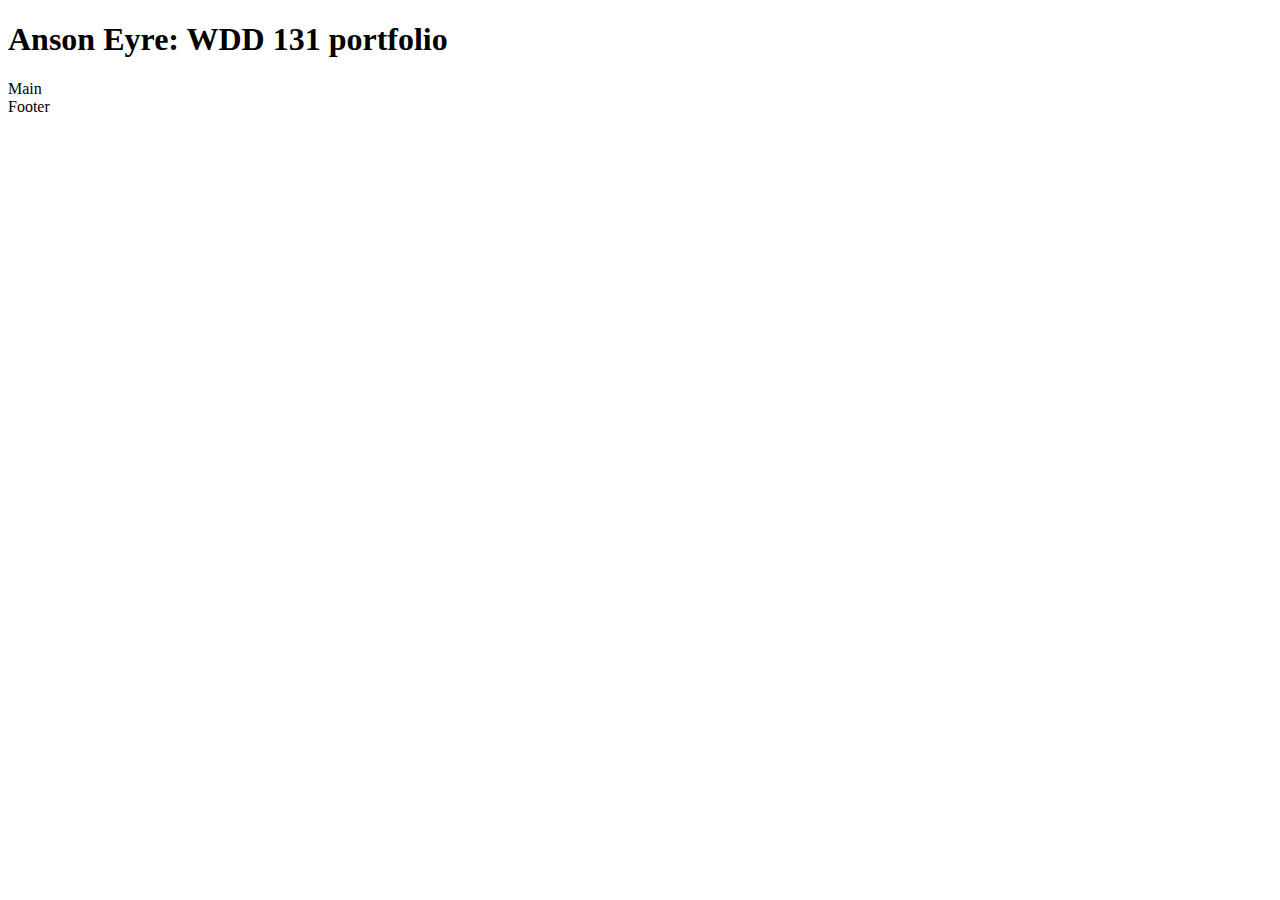
<file: index.html>
<!DOCTYPE html>
<html lang="en">
	<head>
		<meta charset="UTF-8" />
		<meta name="viewport" content="width=device-width, initial-scale=1.0" />
		<meta name="description" content="WDD 131 portfolio Project - Anson Eyre" />
		<meta name="author" content="Anson Eyre" />
		<link rel="stylesheet" href="style.css" />
		<title>WDD 131 Project - Anson Eyre</title>
		<!-- https://anson-eyre.github.io/wdd131/ -->
	</head>
	<body>
		<header>
			<h1>Anson Eyre: WDD 131 portfolio</h1>
		</header>
		<main>Main</main>
		<footer>Footer</footer>
	</body>
</html>
</file>
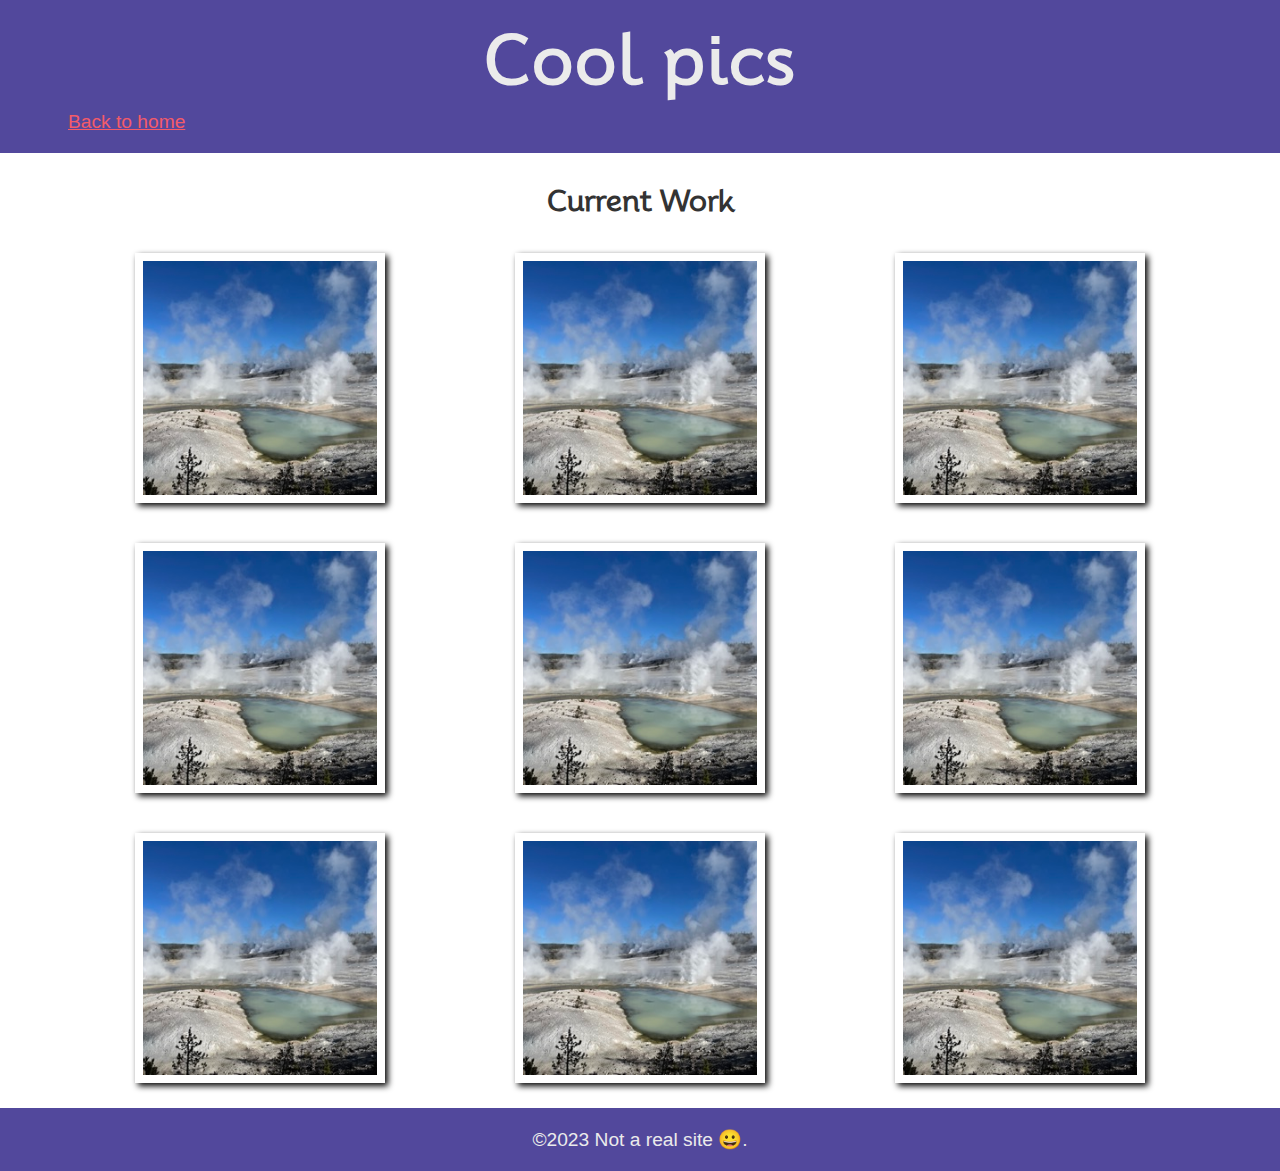
<file: coolpics/index.html>
<!DOCTYPE html>
<html lang="en">
	<head>
		<meta charset="UTF-8" />
		<meta name="viewport" content="width=device-width, initial-scale=1.0" />
		<meta name="description" content="Cool pics - Anson Eyre" />
		<meta name="author" content="Anson Eyre" />
		<link rel="stylesheet" href="./coolpics.css" />
		<script src="./coolpics.js" defer></script>
		<title>Document</title>
	</head>
	<body>
		<header>
			<h1>Cool pics</h1>
			<nav>
				<button id="menu-btn">Menu</button>
				<a href="../index.html">Back to home</a>
			</nav>
		</header>
		<main>
			<h2>Current Work</h2>
			<section class="gallery">
				<figure>
					<img src="norris-sm.jpeg" alt="picture" />
				</figure>
				<figure>
					<img src="norris-sm.jpeg" alt="picture" />
				</figure>
				<figure>
					<img src="norris-sm.jpeg" alt="picture" />
				</figure>
				<figure>
					<img src="norris-sm.jpeg" alt="picture" />
				</figure>
				<figure>
					<img src="norris-sm.jpeg" alt="picture" />
				</figure>
				<figure>
					<img src="norris-sm.jpeg" alt="picture" />
				</figure>
				<figure>
					<img src="norris-sm.jpeg" alt="picture" />
				</figure>
				<figure>
					<img src="norris-sm.jpeg" alt="picture" />
				</figure>
				<figure>
					<img src="norris-sm.jpeg" alt="picture" />
				</figure>
			</section>
		</main>
		<footer>©2023 Not a real site 😀.</footer>
	</body>
</html>
</file>
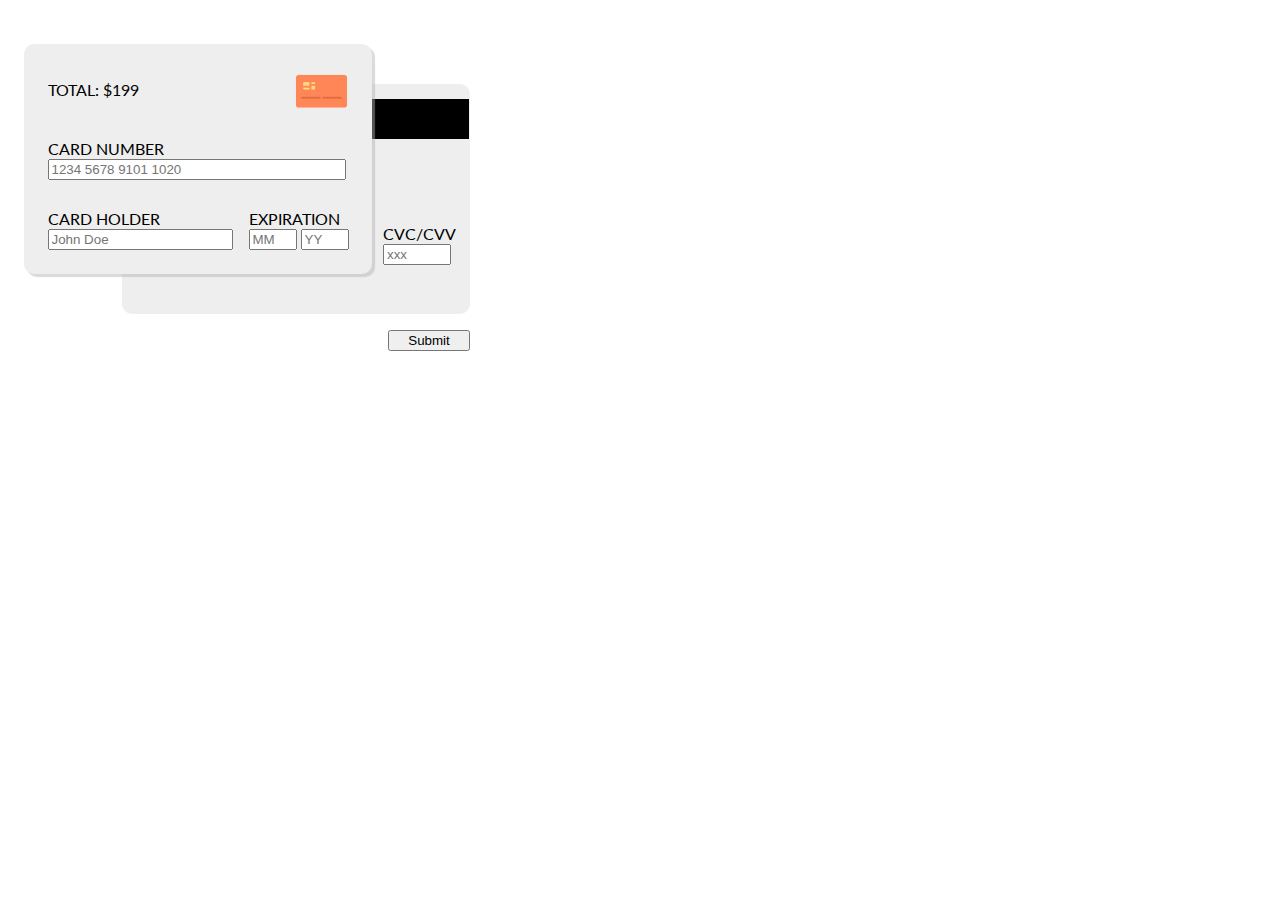
<file: creditcard/index.html>
<!DOCTYPE html>
<html lang="en">
	<head>
		<meta charset="UTF-8" />
		<meta name="viewport" content="width=device-width, initial-scale=1.0" />
		<title>Credit Card</title>
		<meta name="description" content="Credit Card" />
		<meta name="author" content="Anson Eyre" />
		<link rel="stylesheet" href="style.css" />
		<link rel="shortcut icon" href="favicon.png" />
	</head>
	<body>
		<main>
			<form>
				<div class="front">
					<p>Total: $199</p>
					<img
						class="card-image"
						src="[data-uri]"
						height="55px" />
					<label for="card-number">
						Card Number
						<input type="text" name="card-number" id="card-number" maxlength="19" placeholder="1234 5678 9101 1020" required />
					</label>
					<label for="card-holder">
						Card Holder
						<input type="text" name="card-holder" id="card-holder" placeholder="John Doe" required />
					</label>
					<label for="name">
						Expiration
						<input type="number" name="expiration-mm" id="expiration-mm" placeholder="MM" required min="01" max="12" />
						<input type="number" name="expiration-yy" id="expiration-yy" placeholder="YY" required min="2020" max="2025" />
					</label>
				</div>
				<div class="back">
					<div class="black-bar"></div>
					<label for="code">
						CVC/CVV
						<input type="text" name="code" id="code" placeholder="xxx" required />
					</label>
				</div>
				<button type="submit">Submit</button>
			</form>
		</main>
	</body>
</html>
</file>
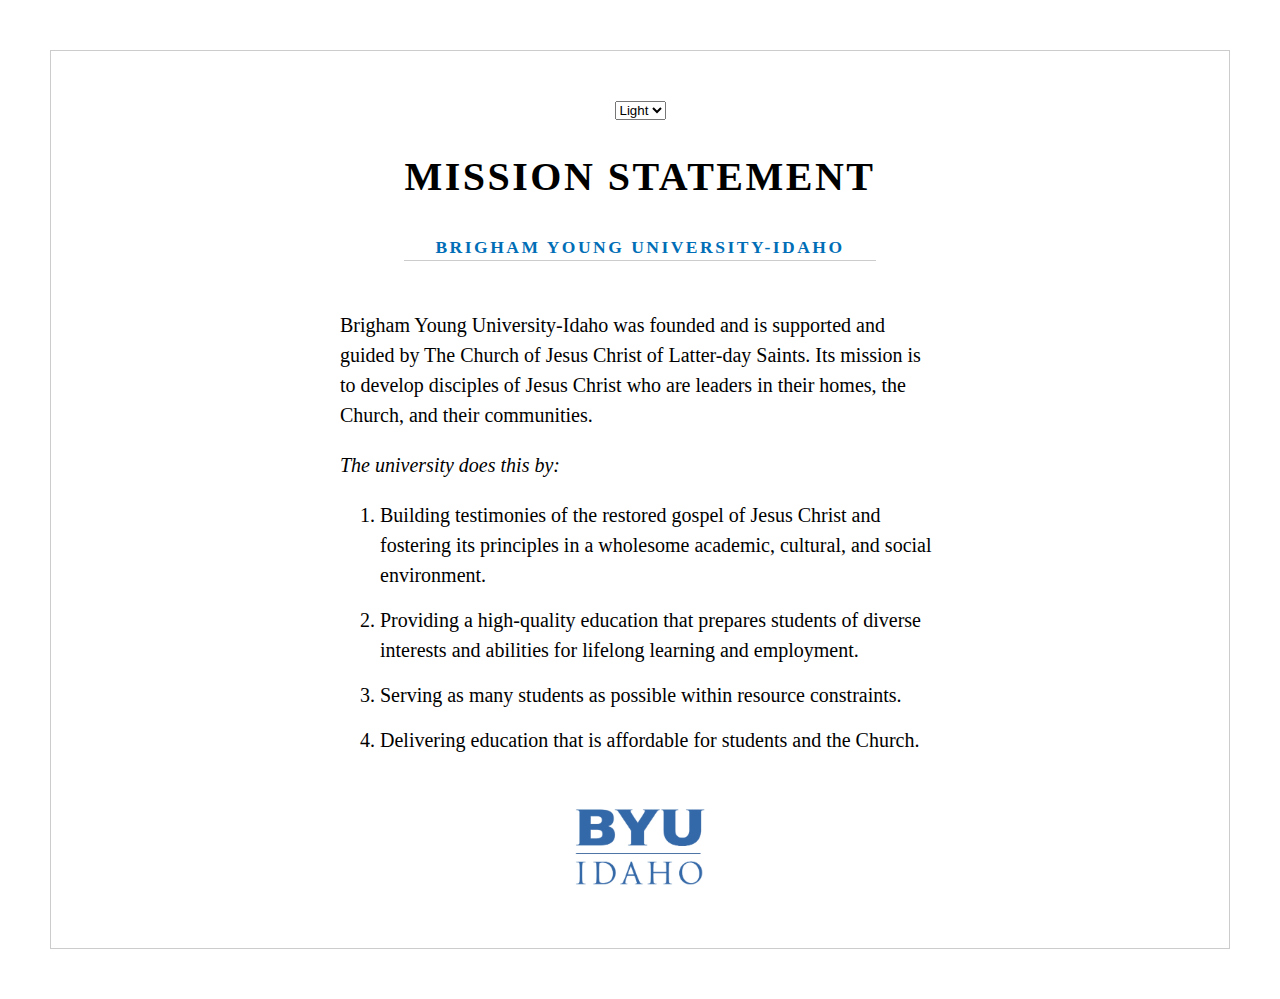
<file: mission/index.html>
<!DOCTYPE html>
<html lang="en">
	<head>
		<meta charset="UTF-8" />
		<meta name="viewport" content="width=device-width, initial-scale=1.0" />
		<title>BYUI - Mission Statement</title>
		<meta name="description" content="Brigham Young University-Idaho Mission Statement" />
		<meta name="author" content="Anson Eyre" />
		<link rel="stylesheet" href="./styles.css" />
        <script src="./mission.js" defer></script>
	</head>
	<body>
        <select id="theme-selector">
            <option value="light">Light</option>
            <option value="dark">Dark</option>
        </select>
        <header class="title">
            <h1>Mission Statement</h1>
            <h2>Brigham Young University-Idaho</h2>
        </header>
        <main>
            <p>
                Brigham Young University-Idaho was founded and is supported and guided
                by The Church of Jesus Christ of Latter-day Saints. Its mission is to
                develop disciples of Jesus Christ who are leaders in their homes, the
                Church, and their communities.
            </p>
            <p><em>The university does this by:</em></p>
            <ol class="list">
                <li>
                    Building testimonies of the restored gospel of Jesus Christ and
                    fostering its principles in a wholesome academic, cultural, and
                    social environment.
                </li>
                <li>
                    Providing a high-quality education that prepares students of diverse
					interests and abilities for lifelong learning and employment.
                </li>
                <li>
                    Serving as many students as possible within resource constraints.
                </li>
                <li>
                    Delivering education that is affordable for students and the Church.
                </li>
            </ol>
        </main>
        <footer>
            <img src="./byui-logo_blue.webp" alt="Brigham Young University-Idaho Logo" class="byui-logo" />
        </footer>
        </main>
    </body>
</html>
</file>
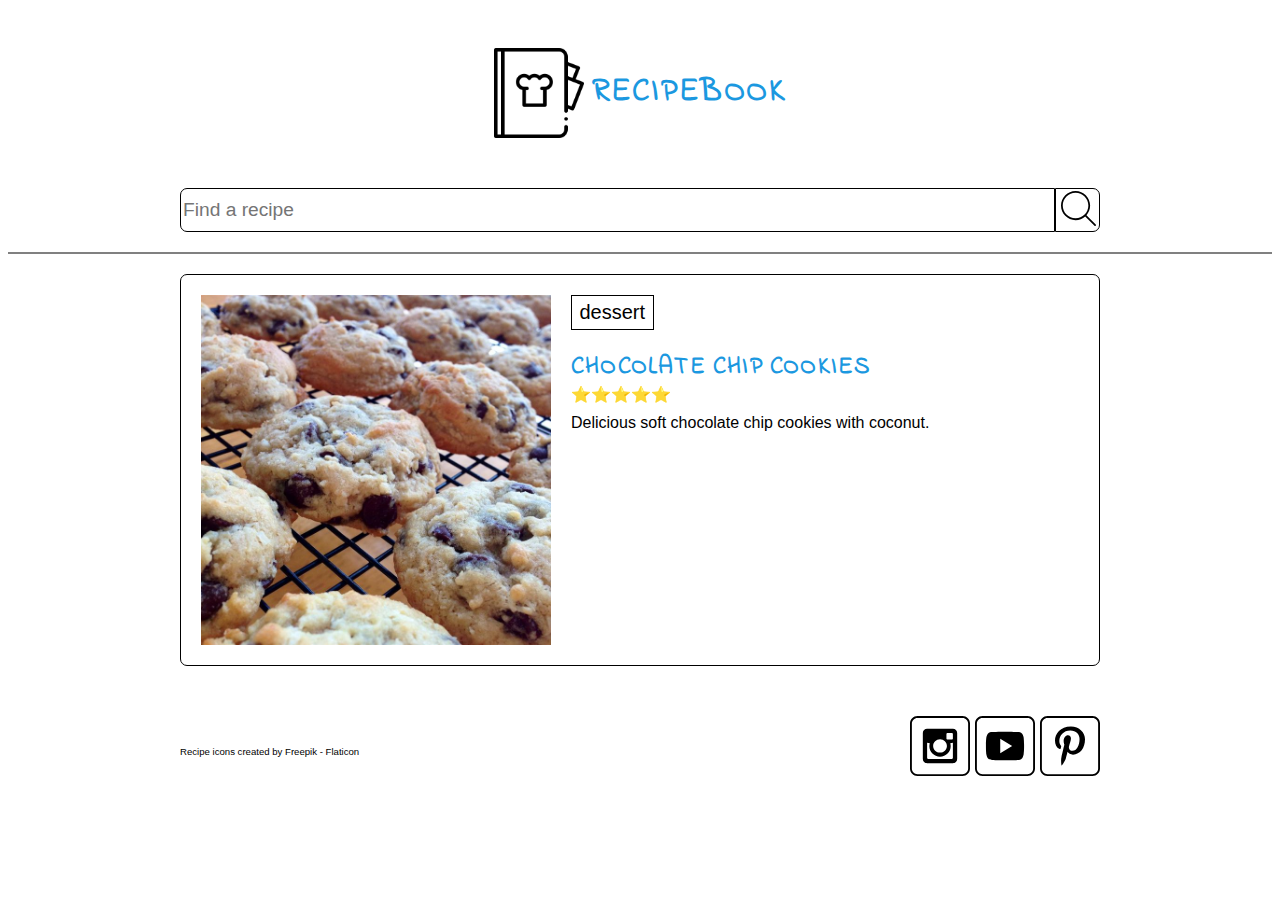
<file: recipes/index.html>
<!DOCTYPE html>
<html lang="en">
	<head>
		<meta charset="UTF-8" />
		<meta name="viewport" content="width=device-width, initial-scale=1.0" />
		<meta name="description" content="Anson Eyre - Recipe Book" />
		<meta name="author" content="Anson Eyre" />
		<meta property="og:title" content="Recipe Book" />
		<meta property="og:type" content="website" />
		<meta property="og:description" content="Recipe Book" />
		<meta property="og:image" content="./images/sweet-potato-waffle-md.jpg" />
		<meta property="og:url" content="https://anson-eyre.github.io/wdd131/recipes" />
		<meta name="twitter:card" content="summary_large_image" />
		<link rel="shortcut icon" href="../favicon.png" type="image/x-icon" />
		<title>Recipe Book</title>
		<link rel="stylesheet" href="recipes.css" />
		<script src="main.js" type="module" defer></script>
	</head>
	<body>
		<header>
			<div class="title">
				<img src="./images/recipe-book.png" alt="recipe book" />
				<h1>RecipeBook</h1>
			</div>
			<form class="search">
				<input type="text" placeholder="Find a recipe" />
				<button><img src="./images/search.svg" alt="search" /></button>
			</form>
		</header>
		<main>
			<div class="recipes"></div>
		</main>
		<footer>
			<div class="social">
				<!-- Social media icons provided under CC from https://www.iconfinder.com/AlfredoCreates  -->
				<a href="#"><img src="images/instagram_icon.svg" alt="instagram icon" /></a>
				<a href="#"><img src="images/youtube_icon.svg" alt="youtube icon" /></a>
				<a href="#"><img src="images/pinterest_icon.svg" alt="pinterest icon" /></a>
			</div>
			<a class="attribution" href="https://www.flaticon.com/free-icons/recipe" title="recipe icons">Recipe icons created by Freepik - Flaticon</a>
		</footer>
	</body>
</html>
</file>
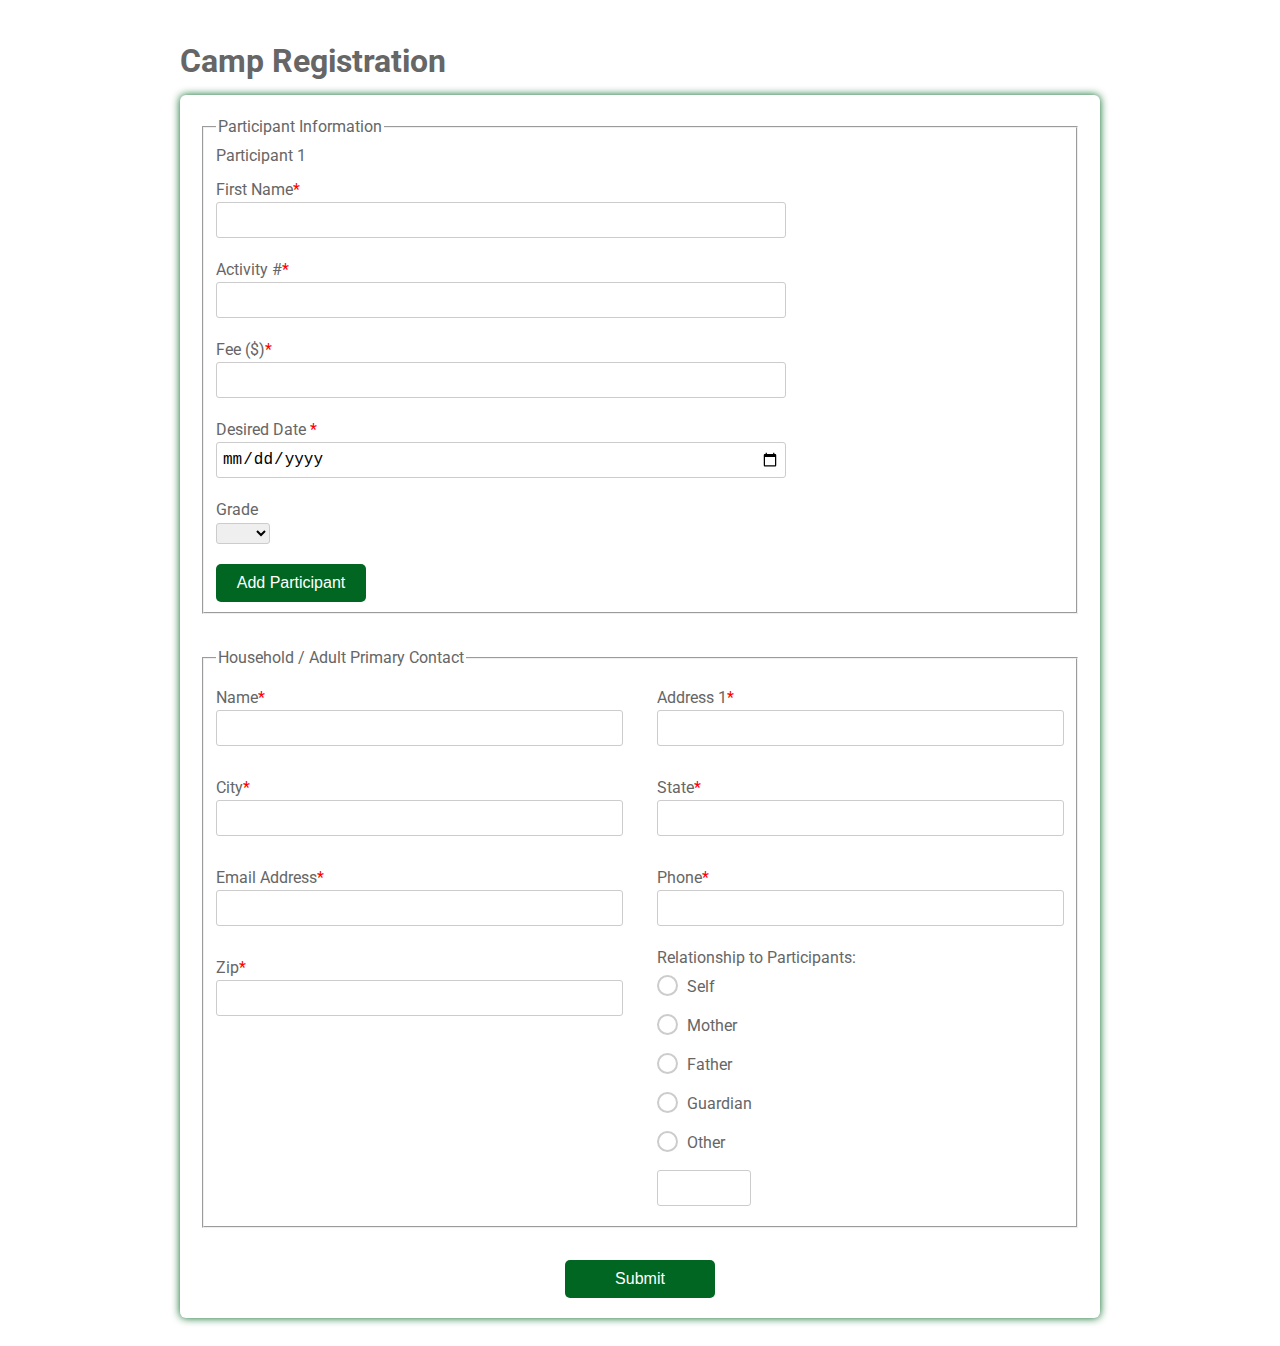
<file: register/index.html>
<!DOCTYPE html>
<html>
	<!-- Example based off of https://www.w3docs.com/learn-html/html-form-templates.html -->
	<head>
		<meta charset="UTF-8" />
		<meta name="viewport" content="width=device-width, initial-scale=1.0" />
		<meta name="description" content="Camp Registration - Anson Eyre" />
		<meta name="author" content="Anson Eyre" />
		<link rel="shortcut icon" href="../favicon.png" />
		<title>Camp Registration</title>
		<link href="https://fonts.googleapis.com/css?family=Roboto:300,400,500,700" rel="stylesheet" />
		<link rel="stylesheet" href="register.css" />
		<script src="register.js" defer></script>
	</head>
	<body>
		<div class="testbox">
			<h1>Camp Registration</h1>
			<form>
				<fieldset class="participants">
					<legend>Participant Information</legend>
					<section class="participant1">
						<p>Participant 1</p>
						<div class="item">
							<label for="fname"> First Name<span>*</span></label>
							<input id="fname" type="text" name="fname" value="" required />
						</div>
						<div class="item activities">
							<label for="activity">Activity #<span>*</span></label>
							<input id="activity" type="text" name="activity" />
						</div>
						<div class="item">
							<label for="fee">Fee ($)<span>*</span></label>
							<input id="fee" type="number" name="fee" />
						</div>
						<div class="item">
							<label for="date">Desired Date <span>*</span></label>
							<input id="date" type="date" name="date" />
						</div>
						<div class="item">
							<p>Grade</p>
							<select>
								<option selected value="" disabled selected></option>
								<option value="1">1st</option>
								<option value="2">2nd</option>
								<option value="3">3rd</option>
								<option value="4">4th</option>
								<option value="5">5th</option>
								<option value="6">6th</option>
								<option value="7">7th</option>
								<option value="8">8th</option>
								<option value="9">9th</option>
								<option value="10">10th</option>
								<option value="11">11th</option>
								<option value="12">12th</option>
							</select>
						</div>
					</section>
					<button type="button" id="add">Add Participant</button>
				</fieldset>

				<fieldset>
					<legend>Household / Adult Primary Contact</legend>
					<div class="columns">
						<div class="item">
							<label for="adult_name">Name<span>*</span></label>
							<input id="adult_name" type="text" name="adult_name" />
						</div>

						<div class="item">
							<label for="address1">Address 1<span>*</span></label>
							<input id="address1" type="text" name="address1" />
						</div>

						<div class="item">
							<label for="city">City<span>*</span></label>
							<input id="city" type="text" name="city" />
						</div>
						<div class="item">
							<label for="state">State<span>*</span></label>
							<input id="state" type="text" name="state" />
						</div>
						<div class="item">
							<label for="eaddress">Email Address<span>*</span></label>
							<input id="eaddress" type="text" name="eaddress" />
						</div>
						<div class="item">
							<label for="phone">Phone<span>*</span></label>
							<input id="phone" type="tel" name="phone" />
						</div>
						<div class="item">
							<label for="zip">Zip<span>*</span></label>
							<input id="zip" type="text" name="zip" />
						</div>

						<div class="question">
							<label>Relationship to Participants:</label>
							<div class="question-answer">
								<div>
									<input type="radio" value="self" id="radio_3" name="relationship" />
									<label for="radio_3" class="radio"><span>Self</span></label>
								</div>
								<div>
									<input type="radio" value="mother" id="radio_4" name="relationship" />
									<label for="radio_4" class="radio"><span>Mother</span></label>
								</div>
								<div>
									<input type="radio" value="father" id="radio_5" name="relationship" />
									<label for="radio_5" class="radio"><span>Father</span></label>
								</div>
								<div>
									<input type="radio" value="guardian" id="radio_6" name="relationship" />
									<label for="radio_6" class="radio"><span>Guardian</span></label>
								</div>
								<div>
									<input type="radio" value="other" id="radio_7" name="relationship" />
									<label for="radio_7" class="radio"><span>Other</span></label>
									<input type="text" />
								</div>
							</div>
						</div>
					</div>
				</fieldset>
				<div class="btn-block">
					<button type="submit" id="submitButton">Submit</button>
				</div>
			</form>
			<section id="summary"></section>
		</div>
	</body>
</html>
</file>
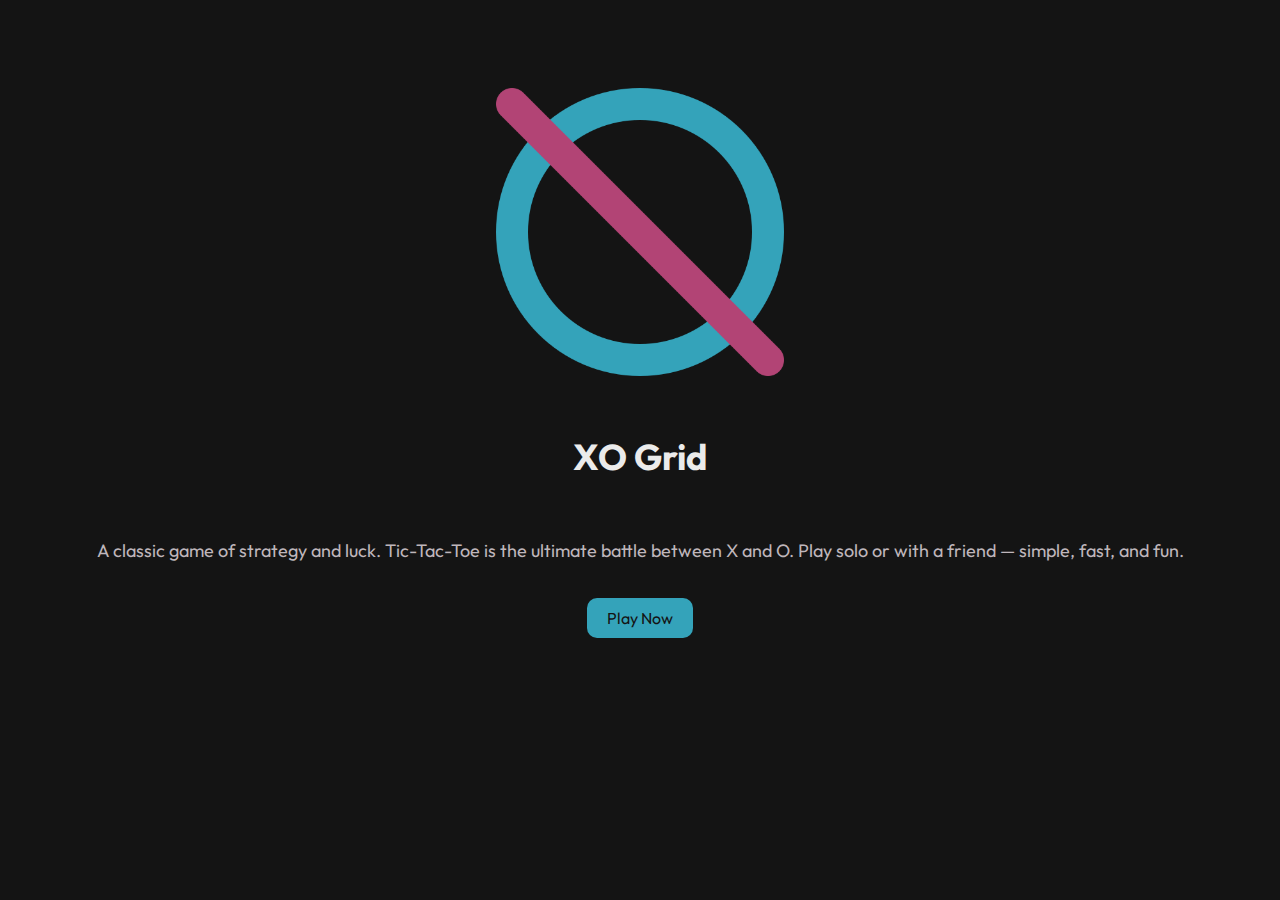
<file: xo-grid/index.html>
<!DOCTYPE html>
<html lang="en">
	<head>
		<meta charset="UTF-8" />
		<meta name="viewport" content="width=device-width, initial-scale=1.0" />
		<meta name="description" content="Anson Eyre - XO Grid" />
		<meta name="author" content="Anson Eyre" />
		<meta property="og:title" content="XO Grid" />
		<meta property="og:type" content="website" />
		<meta property="og:description" content="XO Grid - The classic game of Tic-Tac-Toe" />
		<meta property="og:image" content="./images/sweet-potato-waffle-md.jpg" />
		<meta property="og:url" content="https://anson-eyre.github.io/wdd131/recipes" />
		<meta name="twitter:card" content="summary_large_image" />
		<link rel="icon" href="./Logo.png" />
		<title>XO Grid</title>
		<link rel="stylesheet" href="./style.css" />
	</head>
	<body>
		<img src="Logo.png" alt="Logo image" />
		<h1>XO Grid</h1>
		<p>A classic game of strategy and luck. Tic-Tac-Toe is the ultimate battle between X and O. Play solo or with a friend — simple, fast, and fun.</p>
		<a href="./game/"><button>Play Now</button></a>
	</body>
</html>
</file>
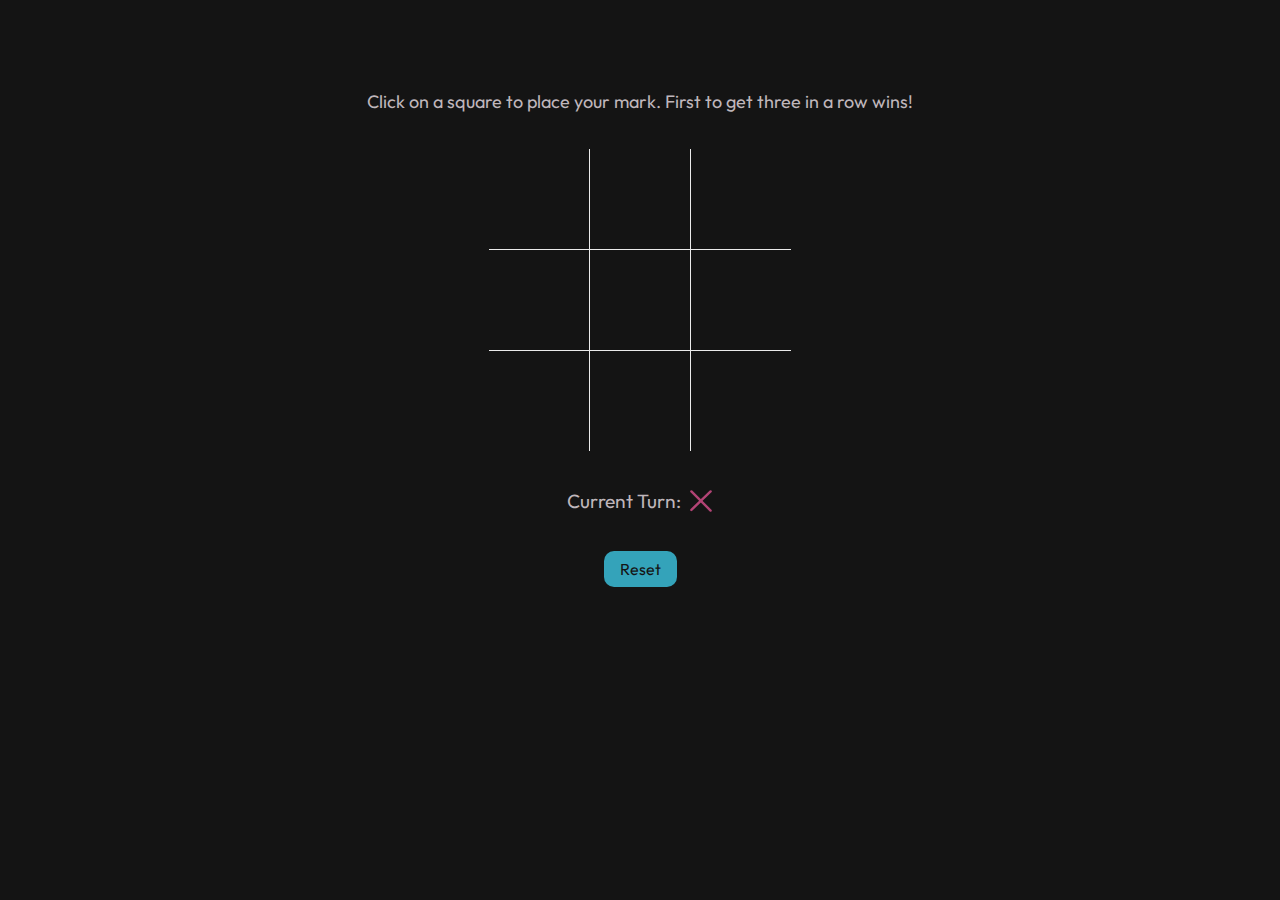
<file: xo-grid/game/index.html>
<!DOCTYPE html>
<html lang="en">
	<head>
		<meta charset="UTF-8" />
		<meta name="viewport" content="width=device-width, initial-scale=1.0" />
		<meta name="description" content="Anson Eyre - XO Grid - Game" />
		<meta name="author" content="Anson Eyre" />
		<link rel="icon" href="../Logo.png" />
		<title>XO Grid</title>
		<link rel="stylesheet" href="../style.css" />
		<link rel="stylesheet" href="./style.css" />
		<script src="./script.js" defer></script>
	</head>
	<body>
		<p>Click on a square to place your mark. First to get three in a row wins!</p>
		<div class="game">
			<svg id="svg"></svg>
			<div id="board"></div>
		</div>
		<div id="status">Current Turn: null</div>
		<button onclick="startGame()">Reset</button>
	</body>
</html>
</file>
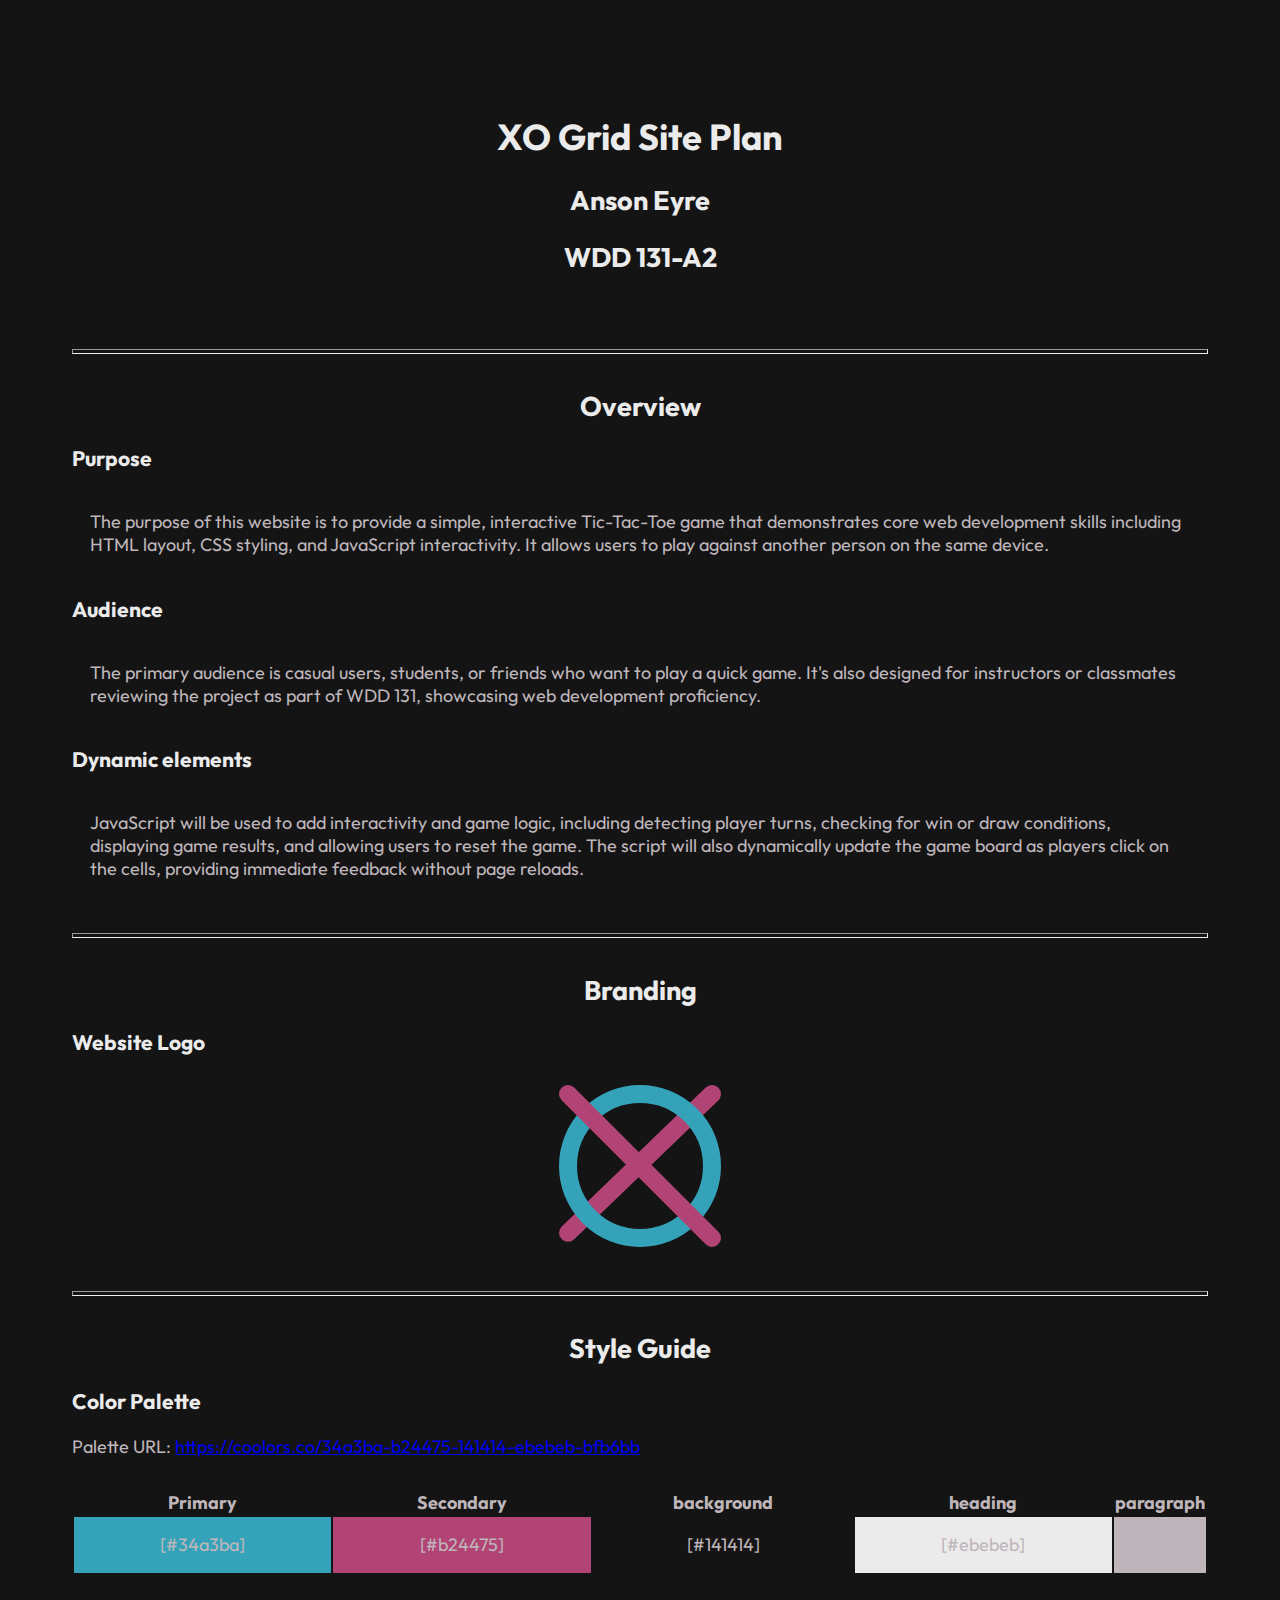
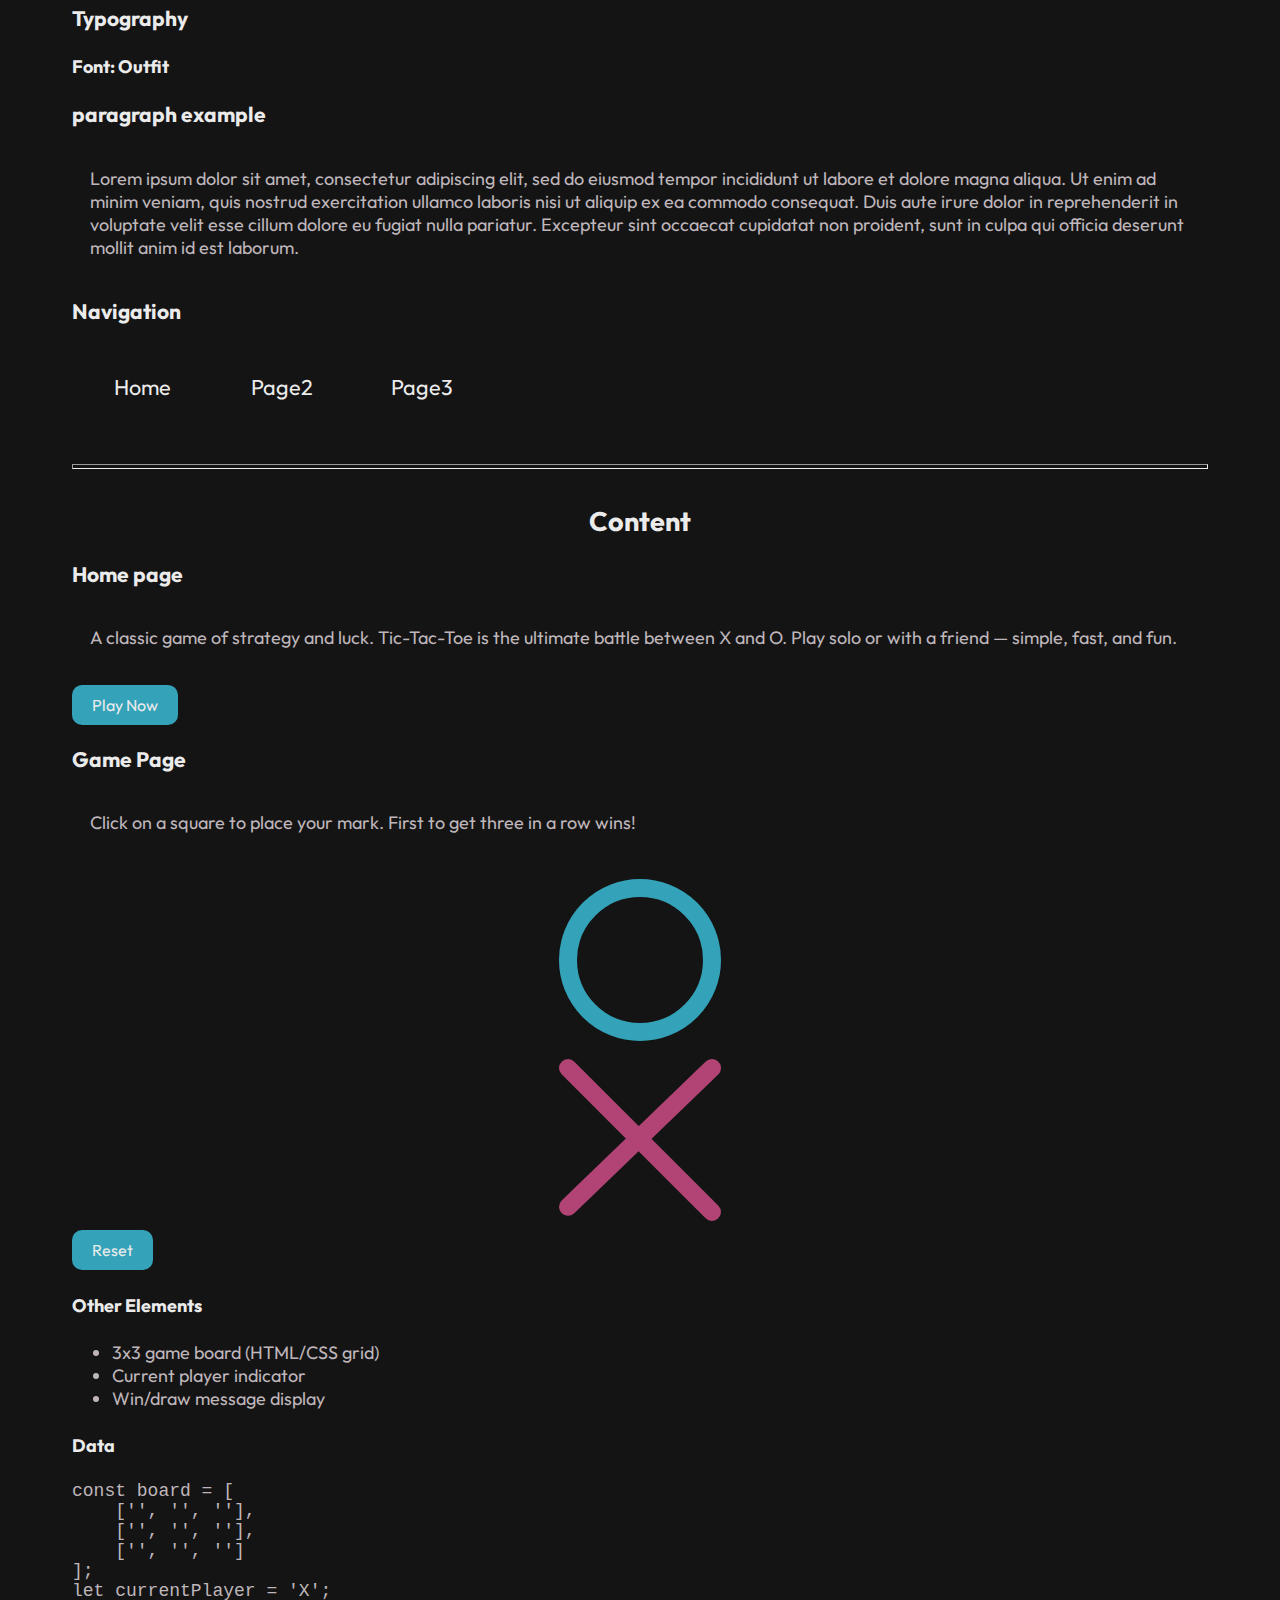
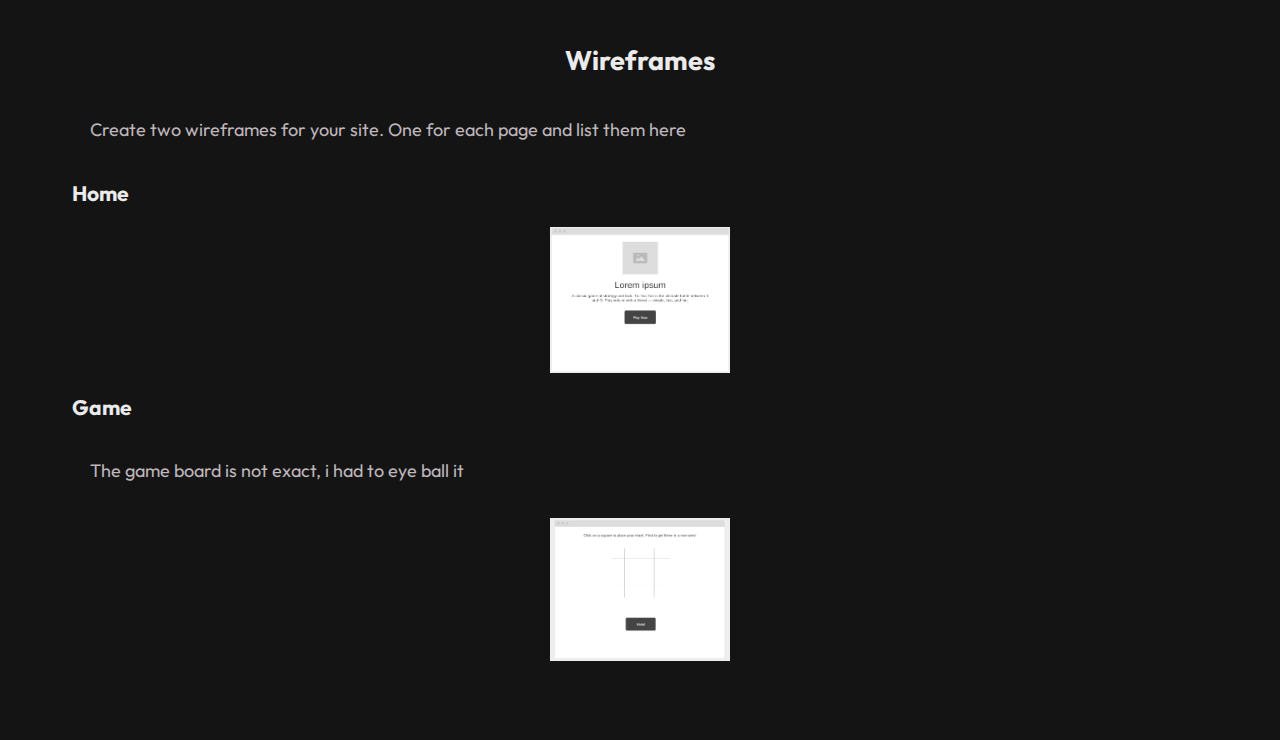
<file: xo-grid/site-plan.html>
<!DOCTYPE html>
<html lang="en-us">
	<head>
		<meta charset="utf-8" />
		<title>Site Plan</title>
		<link type="text/css" rel="stylesheet" href="site-plan.css" />
	</head>

	<body>
		<header>
			<h1>XO Grid Site Plan</h1>
			<h2>Anson Eyre</h2>
			<h2>WDD 131-A2</h2>
			<!-- In the header above, add the name or your site, your name and class number. For example if you are in section 3 you would put WDD 131.03 -->
		</header>
		<main>
			<!-- ------------------------Steps 2-3------------------------------ -->
			<hr />
			<h2>Overview</h2>
			<h3>Purpose</h3>
			<p>The purpose of this website is to provide a simple, interactive Tic-Tac-Toe game that demonstrates core web development skills including HTML layout, CSS styling, and JavaScript interactivity. It allows users to play against another person on the same device.</p>

			<h3>Audience</h3>
			<p>The primary audience is casual users, students, or friends who want to play a quick game. It's also designed for instructors or classmates reviewing the project as part of WDD 131, showcasing web development proficiency.</p>

			<h3>Dynamic elements</h3>
			<p>JavaScript will be used to add interactivity and game logic, including detecting player turns, checking for win or draw conditions, displaying game results, and allowing users to reset the game. The script will also dynamically update the game board as players click on the cells, providing immediate feedback without page reloads.</p>

			<hr />
			<h2>Branding</h2>
			<h3>Website Logo</h3>
			<!-- Replace this with some sort of logo for your site.  A logo can be as simple as the name of your site in a nice font :) -->
			<img src="Logo.svg" alt="Logo image" />
			<hr />
			<h2>Style Guide</h2>

			<!-- ------------------------Steps 4-8------------------------------ -->

			<h3>Color Palette</h3>
			<!--  The colors you choose for a website are one of the most important decisions you will make. Follow the instructions on the activity in iLearn then return and replace the color codes below with the hex color codes (the 6 digit numbers that show at the bottom of each color) for the colors you have chosen below.  You should have at least 2 colors but do not have to fill in all 4 if you do not need them.  -->

			<!-- Copy and paste the URL to your finished palette below Make sure to paste it into both spots -->
			Palette URL:
			<a href="https://coolors.co/34a3ba-b24475-141414-ebebeb-bfb6bb" target="_blank">https://coolors.co/34a3ba-b24475-141414-ebebeb-bfb6bb</a>

			<table class="colors">
				<tbody>
					<tr>
						<th>Primary</th>
						<th>Secondary</th>
						<th>background</th>
						<th>heading</th>
						<th>paragraph</th>
					</tr>
					<!-- Replace the numbers in the boxes below with your hex color codes. Then switch to the site-plan.css file and change your colors there as well. -->
					<tr>
						<td class="primary">[#34a3ba]</td>
						<td class="secondary">[#b24475]</td>
						<td class="background">[#141414]</td>
						<td class="heading">[#ebebeb]</td>
						<td class="paragraph">[#bfb6bb]</td>
					</tr>
				</tbody>
			</table>

			<!-- ------------------------Step 9------------------------------ -->

			<h3>Typography</h3>
			<!-- Choose a font for your paragraphs (body copy) and headlines. What font(s) have you chosen? Why did you choose what you did?  Make sure to review the list of web safe fonts at W3Schools.org as a starting point.  Think also about which of your colors above you might use for background and font colors. -->

			<h4>Font: Outfit</h4>
			<h3>paragraph example</h3>
			<p>Lorem ipsum dolor sit amet, consectetur adipiscing elit, sed do eiusmod tempor incididunt ut labore et dolore magna aliqua. Ut enim ad minim veniam, quis nostrud exercitation ullamco laboris nisi ut aliquip ex ea commodo consequat. Duis aute irure dolor in reprehenderit in voluptate velit esse cillum dolore eu fugiat nulla pariatur. Excepteur sint occaecat cupidatat non proident, sunt in culpa qui officia deserunt mollit anim id est laborum.</p>

			<!-- ------------------------Step 10------------------------------ -->

			<h3>Navigation</h3>
			<!-- Think about how you want your navigation bar to look. In the site-plan.css file change the colors to your colors to get the look you desire. -->
			<nav>
				<a href="#">Home</a>
				<a href="#">Page2</a>
				<a href="#">Page3</a>
			</nav>
			<hr />

			<h2>Content</h2>
			<h3>Home page</h3>
			<p>A classic game of strategy and luck. Tic-Tac-Toe is the ultimate battle between X and O. Play solo or with a friend — simple, fast, and fun.</p>
			<button>Play Now</button>
			<h3>Game Page</h3>
			<p>Click on a square to place your mark. First to get three in a row wins!</p>
			<img src="O.svg" alt="O" />
			<img src="X.svg" alt="X" />
			<button>Reset</button>
			<h4>Other Elements</h4>
			<ul>
				<li>3x3 game board (HTML/CSS grid)</li>
				<li>Current player indicator</li>
				<li>Win/draw message display</li>
			</ul>
			<h4>Data</h4>
			<pre>
const board = [
    ['', '', ''],
    ['', '', ''],
    ['', '', '']
];
let currentPlayer = 'X';
            </pre
			>

			<h2>Wireframes</h2>
			<p>Create two wireframes for your site. One for each page and list them here</p>

			<h3>Home</h3>
			<img src="Home_wire.png" alt="home page wireframe" />

			<h3>Game</h3>
			<p>The game board is not exact, i had to eye ball it</p>
			<img src="Game_wire.png" alt="page 2 wireframe" />
		</main>
	</body>
</html>
</file>
<file: style.css>
/* body {
	background-color: black;
	color: white;
} */
</file>
<file: coolpics/coolpics.css>
@import url("https://fonts.googleapis.com/css2?family=Mooli&display=swap");
:root {
	--primary-color: #52489c;
	--secondary-color: #59c3c3;
	--accent-color: #f45b69;
	--text-dark: #333;
	--text-light: #ebebeb;
	--primary-font: Arial, Helvetica, sans-serif;
	--secondary-font: Mooli, san-serif;
}

a:link,
a:visited {
	color: var(--accent-color);
}

* {
	box-sizing: border-box;
}

body {
	font: 1.2em var(--primary-font);
	color: var(--text-dark);
	margin: 0;
}

header,
footer {
	background-color: var(--primary-color);
	color: var(--text-light);
	padding: 20px;
	width: 100%;
	text-align: center;
}

a {
	color: var(--text-light);
}

figure {
	margin: 0;
}

.gallery figure img {
	object-fit: cover;
	width: 250px;
	height: 250px;
}

.gallery img {
	max-width: 100%;
	border: 8px solid white;
	filter: drop-shadow(3px 3px 3px black);
}

h1,
h2 {
	font-family: var(--secondary-font);
	text-align: center;
}

h1 {
	margin: 0 0 10px;
	font-size: 3.5em;
	line-height: 1.2em;
	letter-spacing: 2px;
}

h2 {
	margin: 30px 0 15px;
}

.gallery {
	max-width: 1144px;
	margin: 0 auto;
	display: flex; /* I Like to use Flexbox here instead of Grid (hope that's okay) */
	flex-direction: column;
	gap: 35px;
	align-items: center;
	padding: 20px;
}

#menu-btn,
.close-viewer {
	background-color: var(--primary-color);
	color: var(--text-light);
	border: none;
	padding: 0;
	font: 1.2em var(--primary-font);
	line-height: 1.2em;
}

.close-viewer {
	position: absolute;
	top: 0;
	right: 0;
	padding: 5px 10px;
}

.viewer {
	position: fixed;
	width: 100%;
	height: 100%;
	background-color: rgba(0, 0, 0, 0.6);
	display: flex;
	justify-content: center;
	align-items: center;
	z-index: 10;
}

.viewer img {
	max-height: 100%;
	max-width: 100%;
	padding: 25px;
}

nav {
	display: flex;
	flex-direction: column;
	gap: 5px;
	margin-top: 5px;
	margin-left: auto;
	margin-right: auto;
}

@media screen and (min-width: 700px) {
	.gallery {
		flex-direction: row;
		flex-wrap: wrap;
		justify-content: space-around;
	}
}

@media screen and (min-width: 1000px) {
	nav {
		flex-direction: row;
		justify-content: space-between;
		max-width: 1144px;
	}
	#menu-btn {
		display: none;
	}
}

.hide {
	display: none;
}
</file>
<file: creditcard/style.css>
@import url(https://fonts.googleapis.com/css?family=Lato:400,700,300);
body {
	font-family: lato, "helvetica-light";
	position: relative;
	text-transform: uppercase;
	padding: 20px 0;
}

form {
	display: grid;
	display: grid;
	grid-template-columns: 82px 250px 82px;
	grid-template-rows: 24px 190px 24px auto;
	gap: 16px;
	max-width: 600px;
	padding: 1rem;
}

.front,
.back {
	background-color: #eee;
	border-radius: 10px;
	width: 100%;
	height: 100%;
	justify-content: center;
	align-content: center;
	align-items: center;
}

.front {
	box-shadow: 3px 3px 1px #b4aeae79;
	z-index: 10;
	grid-column: 1 / span 2;
	grid-row: 1 / span 2;

	display: grid;
	grid-template-columns: 185px 100px;
	grid-template-rows: 54px 54px 54px;
	gap: 16px;
}

.front img {
	justify-self: right;
}

.back {
	grid-column: 2 / span 2;
	grid-row: 2 / span 2;

	display: grid;
	grid-template-columns: 260px 86px;
	grid-template-rows: 90px 110px;
}

.back .black-bar {
	grid-column: 1 / span 2;
	height: 40px;
	width: 100%;
	background-color: #000;
	align-self: start;
}

form button {
	grid-column: 3;
	grid-row: 4;
}

label[for="card-number"] {
	grid-column: 1 / span 2;
}

#card-number {
	width: 290px;
}

#expiration-mm,
#expiration-yy {
	width: 40px;
}

label[for="code"] {
	grid-column: 2;
	grid-row: 2;
}
#code {
	width: 60px;
}
</file>
<file: mission/styles.css>
body {
	font-size: 20px;
	margin: 50px;
	border: 1px solid #ccc;
	padding: 50px;
	display: flex;
	flex-direction: column;
	align-items: center;
	line-height: 1.5;
	font-family: "Times New Roman", Times, serif;
}

body > * {
	max-width: 600px;
}

main {
	margin-top: 15px;
	margin-bottom: 30px;
}

.title {
	text-align: center;
	text-transform: uppercase;
	letter-spacing: 2.5px;
}

.title h2 {
	color: #006eb6;
	font-size: 17.5px;
	border-bottom: 1px solid #ccc;
	width: 100%;
}

.list li {
	margin-bottom: 15px;
}

.byui-logo {
	width: 150px;
}
</file>
<file: recipes/recipes.css>
@import url("https://fonts.googleapis.com/css2?family=Indie+Flower&family=Lora:ital,wght@0,400..700;1,400..700&family=Mooli&display=swap");

:root {
	--primary-color: #1b98e0;
	--secondary-color: #59c3c3;
	--text-dark: #333;
	--text-light: #ebebeb;
	--primary-font: Arial, Helvetica, sans-serif;
	--secondary-font: "Indie Flower";
}

body {
	font-family: var(--primary-font);
}

h1,
h2 {
	font-family: var(--secondary-font), Arial, sans-serif;
	text-transform: uppercase;
	letter-spacing: 0.05em;
	color: var(--primary-color);
}
img {
	max-width: 100%;
}

header {
	border-bottom: 2px solid gray;
	margin-bottom: 20px;
}

main,
.search {
	padding: 0 20px;
}

.search {
	display: flex;
	justify-content: center;
	margin: 10px 0 20px;
}
.search input {
	border: 1px solid black;
	border-radius: 7px 0px 0px 7px;
	font-size: 1.2em;
	width: 100%;
}
.search button {
	background-color: unset;
	border: 1px solid black;
	border-radius: 0px 7px 7px 0px;
	padding: 0;
}
.search img {
	width: 35px;
	padding: 2px 5px;
}

.title {
	display: flex;
	justify-content: center;
	padding: 40px 0;
	gap: 0.5em;
}

.title img {
	width: 90px;
}

.recipe {
	border: 1px solid black;
	border-radius: 7px;
	padding: 20px 20px 40px;
	display: flex;
	flex-direction: column;
	margin-bottom: 20px;
}

.tags {
	display: flex;
	flex-wrap: wrap;
	gap: 0.5em;
	font-size: 1.25em;
	margin: 5px 0;
}

.recipe h2 {
	margin-bottom: 0;
}

.tags > div {
	border: 1px solid black;
	padding: 5px 7.5px;
}

.description {
	display: none;
	margin-top: 10px;
}

footer {
	display: flex;
	flex-direction: column;
	align-items: center;
	margin: 50px 0 10px;
	padding: 0 20px;
}

.social {
	display: flex;
	gap: 5px;
	margin: 0 0 7px;
}

.social img {
	width: 60px;
}

.attribution {
	/* Lighthouse says that the attribution text size is too small and not readable. But I'm leaving it because the instructions specifically say to use it */
	font-size: 0.6em;
	/* I had to change the color to black because Lighthouse said there wasn't enough contrast */
	/* color: var(--primary-color); */
	color: black;
	text-decoration: none;
}

@media (min-width: 600px) {
	.recipe {
		flex-direction: row;
		padding: 20px;
	}
	.recipe img {
		max-width: 250px;
	}
	.recipe > div {
		margin-left: 20px;
	}
	.tags {
		margin-top: 0;
	}
	.description {
		display: block;
	}
	footer {
		flex-direction: row-reverse;
		justify-content: space-between;
	}
}

@media (min-width: 960px) {
	main,
	footer,
	.search {
		max-width: 920px;
		margin-left: auto;
		margin-right: auto;
	}
	.recipe img {
		max-width: 350px;
	}
}
</file>
<file: register/register.css>
* {
	box-sizing: border-box;
}
body {
	font-family: Roboto, Arial, sans-serif;
	font-size: 16px;
	color: #666;
	line-height: 22px;
}

div,
form,
input,
select,
textarea,
label,
p {
	padding: 0;
	margin: 0;
	outline: none;
	font-size: 16px;
	line-height: 24px;
}

.testbox {
	padding: 20px;
	max-width: 960px;
	margin: 0 auto;
}
form {
	padding: 20px;
	border-radius: 6px;
	background: #fff;
	box-shadow: 0 0 8px #006622;
}
fieldset {
	margin-bottom: 2em;
}
input,
select,
textarea {
	margin-bottom: 10px;
	border: 1px solid #ccc;
	border-radius: 3px;
}
input {
	width: 100%;
	padding: 5px;
}
input[type="checkbox"] {
	width: auto;
	margin-right: 1em;
}
input[type="date"] {
	padding: 4px 5px;
}
textarea {
	width: 100%;
	padding: 5px;
}
.item:hover p,
.item:hover i,
.question:hover p,
.question label:hover,
input:hover::placeholder {
	color: #006622;
}
.item input:hover,
.item select:hover,
.item textarea:hover {
	border: 1px solid transparent;
	box-shadow: 0 0 3px 0 #006622;
	color: #006622;
}
.item {
	position: relative;
	margin: 10px 0;
}
.item span {
	color: red;
}

.columns {
	display: flex;
	justify-content: space-between;
	flex-direction: row;
	flex-wrap: wrap;
}
.columns div {
	width: 48%;
}

/* Style checkbox and radio. To do this we have to hide the defaults then we create our own */
input[type="radio"] {
	display: none;
}
label.radio {
	position: relative;
	display: inline-block;
	margin: 5px 20px 15px 0;
	cursor: pointer;
}
.question span {
	margin-left: 30px;
}
.question-answer label {
	display: block;
}
label.radio:before {
	content: "";
	position: absolute;
	left: 0;
	width: 17px;
	height: 17px;
	border-radius: 50%;
	border: 2px solid #ccc;
}
input[type="radio"]:checked + label:before,
label.radio:hover:before {
	border: 2px solid #006622;
}
label.radio:after {
	content: "";
	position: absolute;
	top: 6px;
	left: 5px;
	width: 8px;
	height: 4px;
	border: 3px solid #006622;
	border-top: none;
	border-right: none;
	transform: rotate(-45deg);
	opacity: 0;
}
input[type="radio"]:checked + label:after {
	opacity: 1;
}
/* end style checkbox and radio */
.btn-block {
	margin-top: 10px;
	text-align: center;
}
button {
	width: 150px;
	padding: 10px;
	border: none;
	border-radius: 5px;
	background: #006622;
	font-size: 16px;
	color: #fff;
	cursor: pointer;
}
button:hover {
	background: #00b33c;
}
@media (max-width: 568px) {
	.columns div {
		width: 100%;
	}
}

@media (min-width: 720px) {
	.participants {
		display: grid;
		grid-template-columns: auto auto;
		column-gap: 16px;
	}
	.participants button {
		grid-column: 1 / 2;
	}
}
</file>
<file: xo-grid/style.css>
@import url("https://fonts.googleapis.com/css2?family=Outfit:wght@100..900&display=swap");

:root {
	/* change the values below to your colors from your palette */
	--background-color: #141414;
	--heading-color: #ebebeb;
	--paragraph-color: #bfb6bb;
	--primary-color: #34a3ba;
	--secondary-color: #b24475;

	--font: "Outfit", Arial, sans-serif;
}

body {
	background-color: var(--background-color);
	color: var(--paragraph-color);
	max-width: 1200px;
	margin: 0 auto;
	padding: 4em;
	font-size: 18px;
	font-family: var(--font);
	letter-spacing: normal;
	display: flex;
	flex-direction: column;
	align-items: center;
	gap: 1em;
}

h1,
h2,
h3,
h4,
h5,
h6 {
	color: var(--heading-color);
}

button {
	background-color: var(--primary-color);
	color: var(--background-color);
	border: none;
	padding: 10px 20px;
	font-size: 16px;
	cursor: pointer;
	border-radius: 10px;
	font-family: var(--font);
}

button:hover {
	background-color: var(--secondary-color);
}

body > img {
	width: 20rem;
}
</file>
<file: xo-grid/game/style.css>
.game {
	position: relative;
}

#svg {
	position: absolute;
	top: 0;
	left: 0;
	width: 100%;
	height: 100%;
}

#board {
	display: grid;
	grid-template-columns: repeat(3, 100px);
	grid-template-rows: repeat(3, 100px);
	gap: 1px;
	background-color: var(--heading-color);
}

.cell {
	font-size: 2.5rem;
	padding: 1rem;
	display: flex;
	align-items: center;
	justify-content: center;
	cursor: pointer;
	user-select: none;
	background-color: var(--background-color);
}
.cell img {
	pointer-events: none;
}
.cell.preview * {
	opacity: 0.5;
}

#status {
	margin: 20px;
	font-size: 1.2rem;
	display: inline-flex;
	align-items: center;
	gap: 0.5rem;
	img {
		width: 1.5rem;
	}
}

button {
	padding: 8px 16px;
	font-size: 1rem;
	cursor: pointer;
}
</file>
<file: xo-grid/site-plan.css>
/* if you are using any Google fonts change the font names below to your fonts. 
Any spaces in your font name should be replaced with a +. 
Fonts are separated by a | */
@import url("https://fonts.googleapis.com/css2?family=Outfit:wght@100..900&display=swap");

:root {
	/* change the values below to your colors from your palette */
	--background-color: #141414;
	--heading-color: #ebebeb;
	--paragraph-color: #bfb6bb;
	--primary-color: #34a3ba;
	--secondary-color: #b24475;

	--font: "Outfit", Arial, sans-serif;
}

/*  Look around below...but DON'T CHANGE ANYTHING! */

body {
	background-color: var(--background-color);
	color: var(--paragraph-color);
	max-width: 1200px;
	margin: 0 auto;
	padding: 4em;
	font-size: 18px;
	font-family: var(--font);
	letter-spacing: normal;
}
img {
	display: block;
	margin: 0 auto;
	max-width: 180px;
}
h1,
h2,
h3,
h4,
h5,
h6 {
	color: var(--heading-color);
}
h2 {
	text-align: center;
}
hr {
	height: 3px;
	margin: 35px 0;
	background: var(--accent1-color);
}
header {
	padding: 1em;
	text-align: center;
	/* color: var(--paragraph-color-on-color);
	background-color: var(--paragraph-background-color); */
}

p {
	color: var(--paragraph-color);
	padding: 1em;
}
.colors {
	width: 100%;
	min-width: 350px;
	margin: 30px auto;
	text-align: center;
}
.colors td {
	width: 25%;
	height: 3em;
}

.primary {
	background-color: var(--primary-color);
}
.secondary {
	background-color: var(--secondary-color);
}
.background {
	background-color: var(--background-color);
}
.heading {
	background-color: var(--heading-color);
}
.paragraph {
	background-color: var(--paragraph-color);
}

nav {
	background-color: var(--nav-background-color);
	line-height: 3em;
	text-align: center;
	font-size: 1.2em;
}
nav {
	list-style-type: none;
	display: flex;
}
nav a {
	padding: 1em;
	min-width: 120px;
	text-decoration: none;
	padding: 10px;
}
nav a:link,
nav a:visited {
	color: var(--heading-color);
}
nav a:hover {
	color: var(--primary-color);
	background-color: var(--heading-color);
}

button {
	background-color: var(--primary-color);
	color: var(--heading-color);
	border: none;
	padding: 10px 20px;
	font-size: 16px;
	cursor: pointer;
	border-radius: 10px;
	font-family: var(--font);
}

button:hover {
	background-color: var(--secondary-color);
}

/* .sitemap {
	display: grid;
	justify-content: center;

	grid-template-columns: repeat(6, 15%);
	grid-template-rows: 3em 1.5em 1.5em 3em;
	grid-template-areas:
		". . home home . ."
		". . . top . ."
		". left left right right ."
		"page2 page2 . . page3 page3";
}
.sitemap > div {
	text-align: center;
}
.sm-home {
	grid-area: home;
	background-color: #ccc;
	line-height: 3em;
}
.sm-page2 {
	grid-area: page2;
	background-color: #ccc;
	line-height: 3em;
}
.sm-page3 {
	grid-area: page3;
	background-color: #ccc;
	line-height: 3em;
}

.top {
	grid-area: top;
	border-left: 1px solid;
}

.left {
	grid-area: left;
	border-top: 1px solid;
	border-left: 1px solid;
}

.right {
	grid-area: right;
	border-top: 1px solid;
	border-right: 1px solid;
} */
</file>
